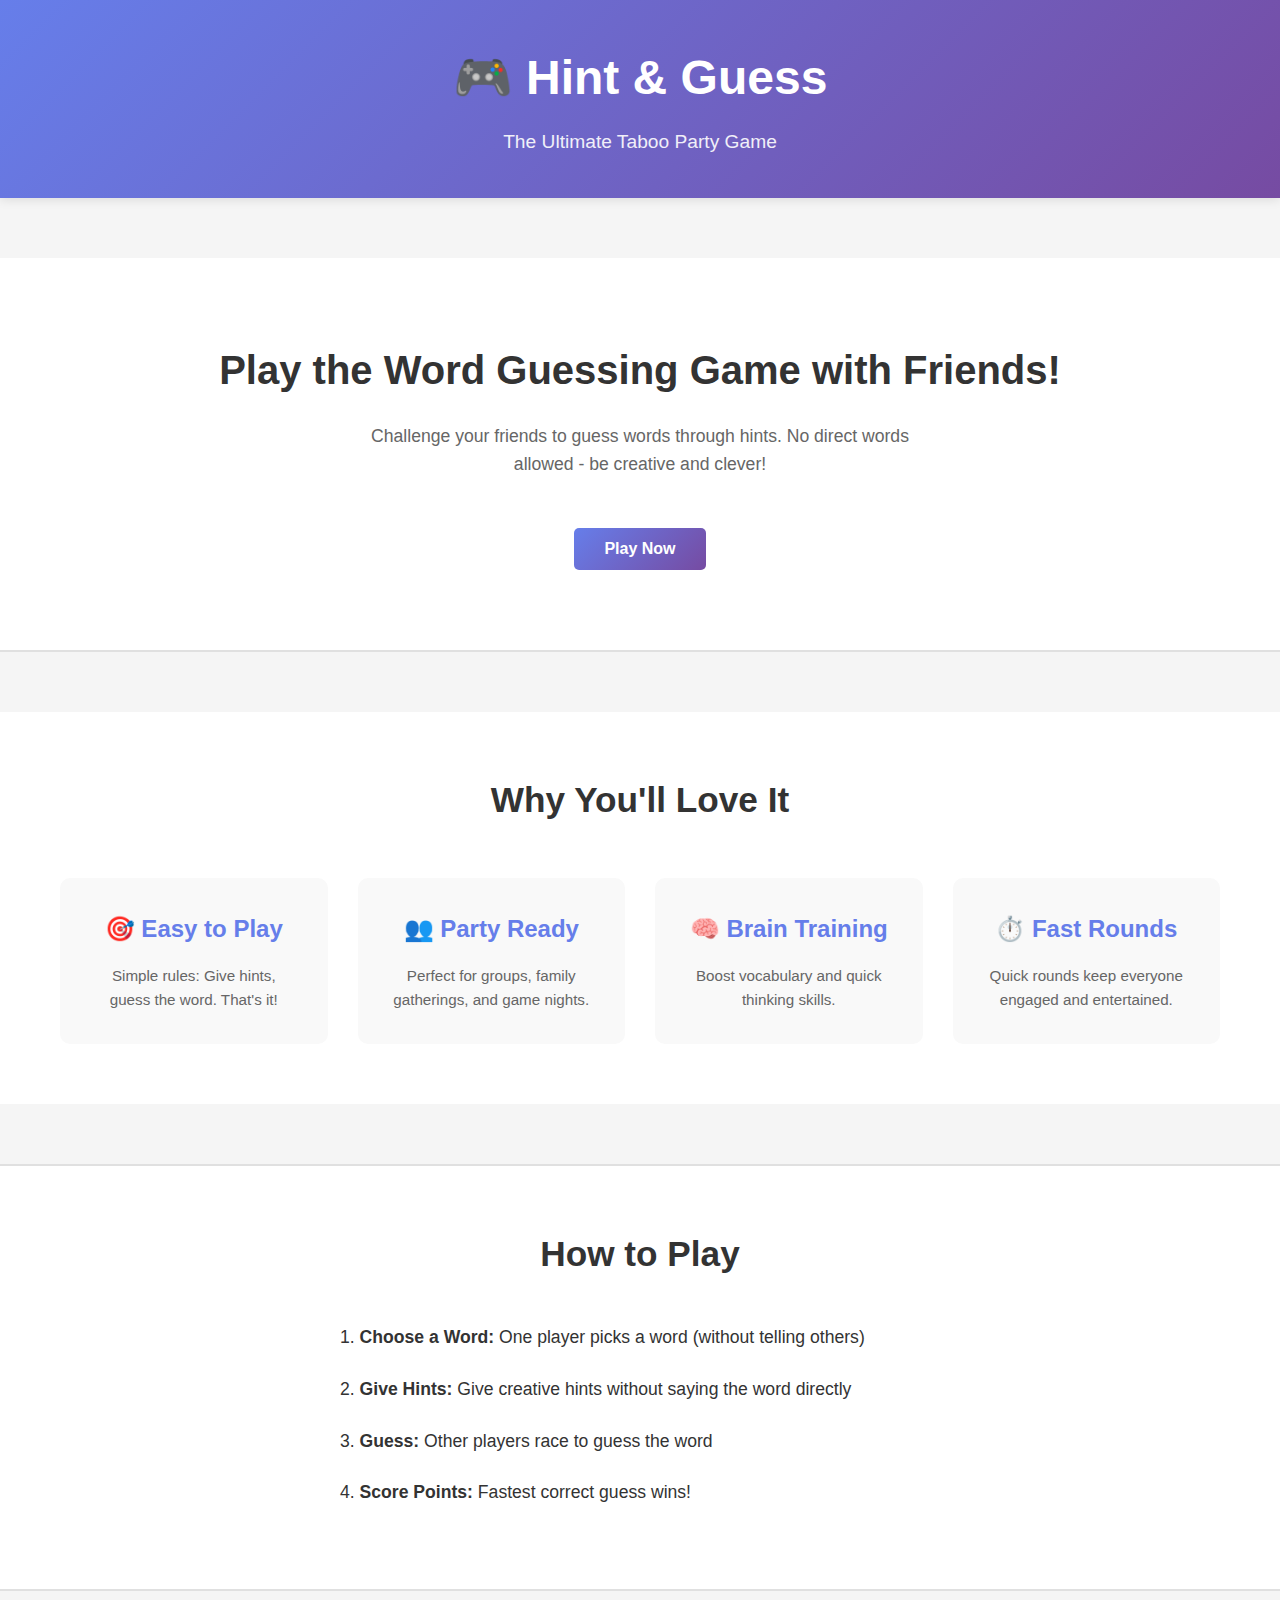
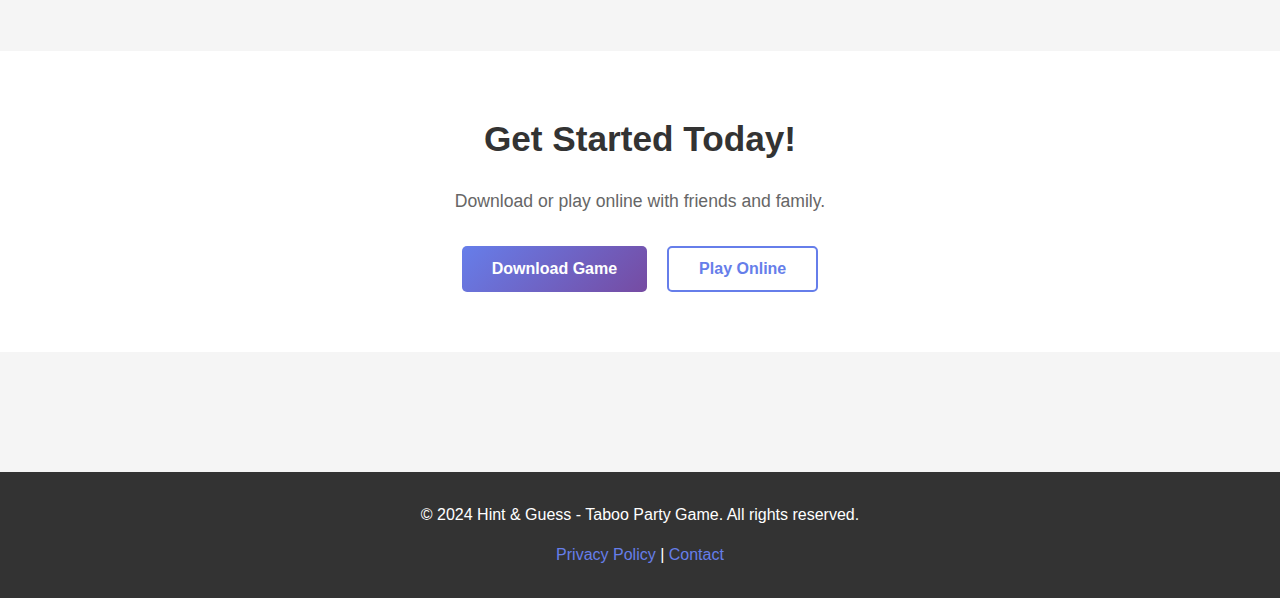
<file: index.html>
<!DOCTYPE html>
<html lang="en">
<head>
    <meta charset="UTF-8">
    <meta name="viewport" content="width=device-width, initial-scale=1.0">
    <title>Hint & Guess - Taboo Party Game</title>
    <link rel="stylesheet" href="styles.css">
</head>
<body>
    <header>
        <div class="container">
            <h1>🎮 Hint & Guess</h1>
            <p class="tagline">The Ultimate Taboo Party Game</p>
        </div>
    </header>

    <main>
        <section class="hero">
            <div class="container">
                <h2>Play the Word Guessing Game with Friends!</h2>
                <p>Challenge your friends to guess words through hints. No direct words allowed - be creative and clever!</p>
                <button class="cta-button">Play Now</button>
            </div>
        </section>

        <section class="features">
            <div class="container">
                <h2>Why You'll Love It</h2>
                <div class="feature-grid">
                    <div class="feature-card">
                        <h3>🎯 Easy to Play</h3>
                        <p>Simple rules: Give hints, guess the word. That's it!</p>
                    </div>
                    <div class="feature-card">
                        <h3>👥 Party Ready</h3>
                        <p>Perfect for groups, family gatherings, and game nights.</p>
                    </div>
                    <div class="feature-card">
                        <h3>🧠 Brain Training</h3>
                        <p>Boost vocabulary and quick thinking skills.</p>
                    </div>
                    <div class="feature-card">
                        <h3>⏱️ Fast Rounds</h3>
                        <p>Quick rounds keep everyone engaged and entertained.</p>
                    </div>
                </div>
            </div>
        </section>

        <section class="how-to-play">
            <div class="container">
                <h2>How to Play</h2>
                <ol>
                    <li><strong>Choose a Word:</strong> One player picks a word (without telling others)</li>
                    <li><strong>Give Hints:</strong> Give creative hints without saying the word directly</li>
                    <li><strong>Guess:</strong> Other players race to guess the word</li>
                    <li><strong>Score Points:</strong> Fastest correct guess wins!</li>
                </ol>
            </div>
        </section>

        <section class="footer-content">
            <div class="container">
                <h2>Get Started Today!</h2>
                <p>Download or play online with friends and family.</p>
                <div class="button-group">
                    <button class="btn btn-primary">Download Game</button>
                    <button class="btn btn-secondary">Play Online</button>
                </div>
            </div>
        </section>
    </main>

    <footer>
        <div class="container">
            <p>&copy; 2024 Hint & Guess - Taboo Party Game. All rights reserved.</p>
            <nav>
                <a href="privacy-policy.html">Privacy Policy</a> | 
                <a href="#">Contact</a>
            </nav>
        </div>
    </footer>
</body>
</html>
</file>
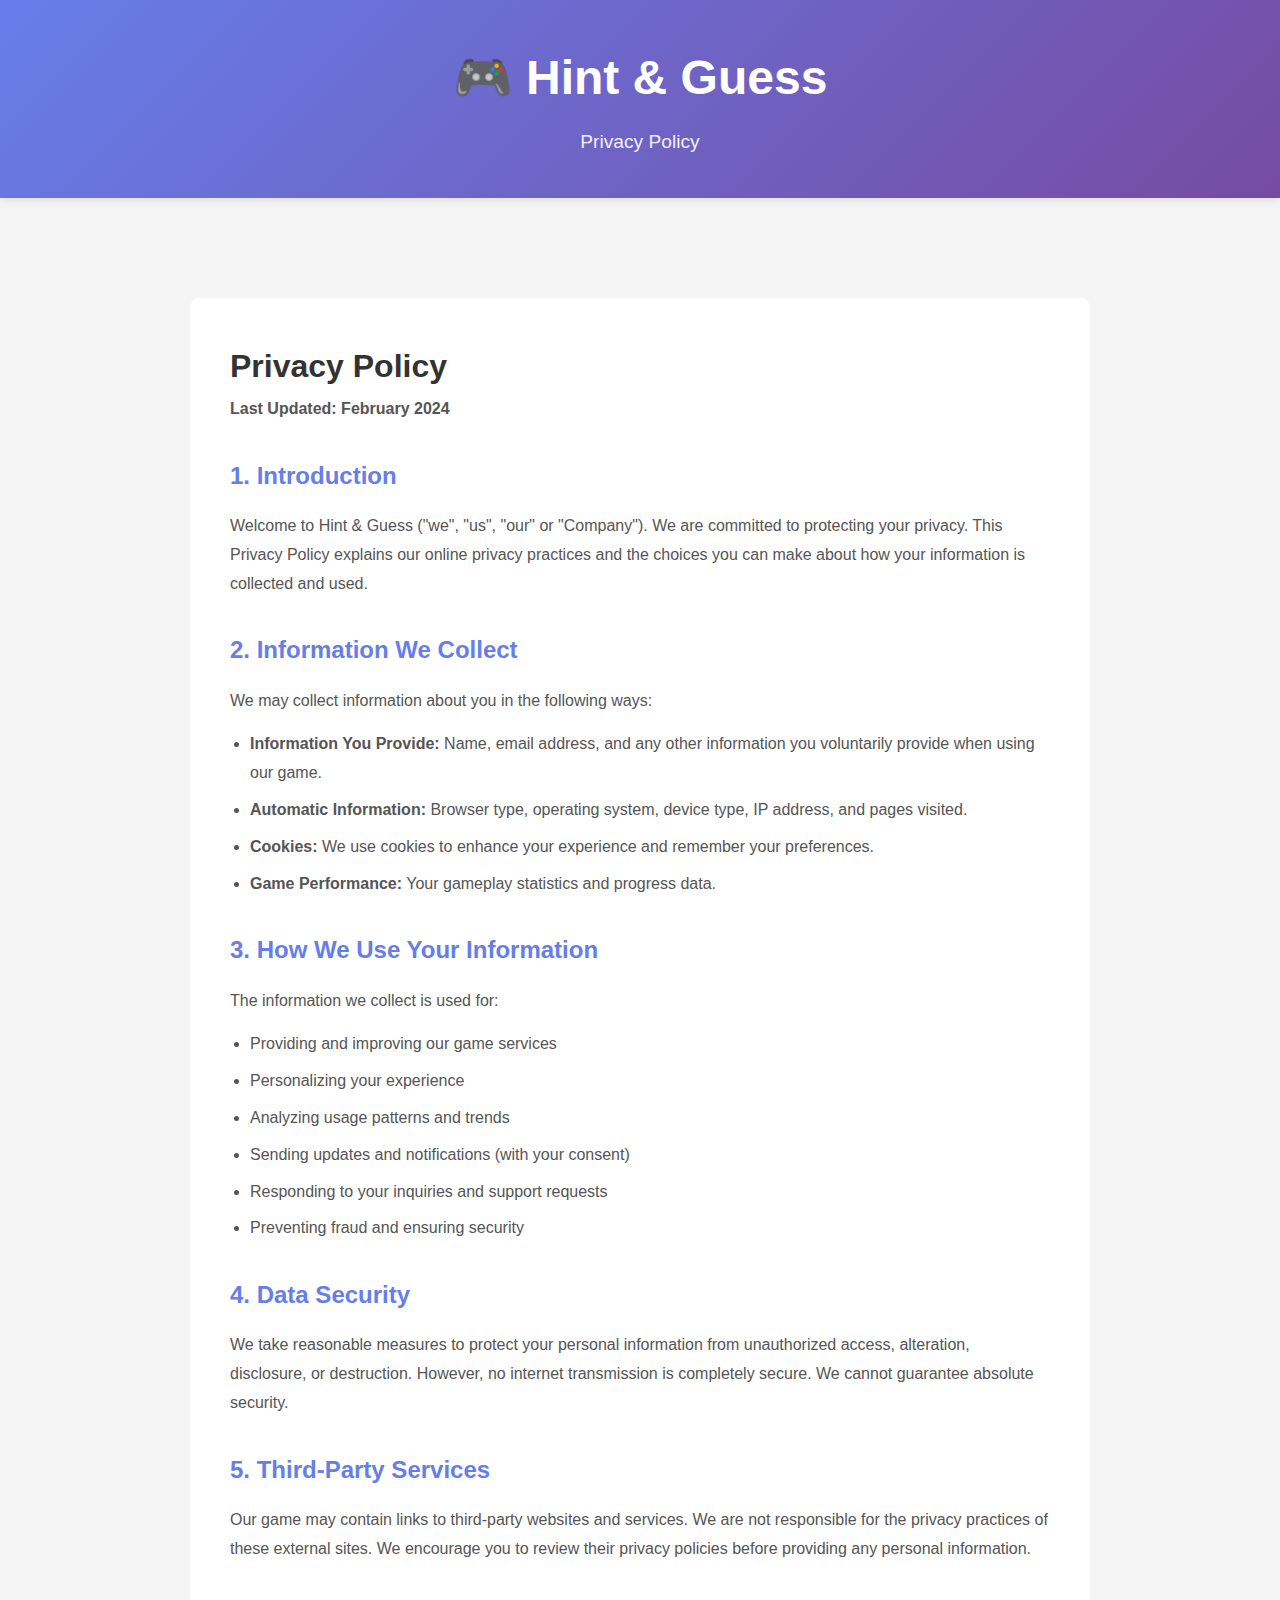
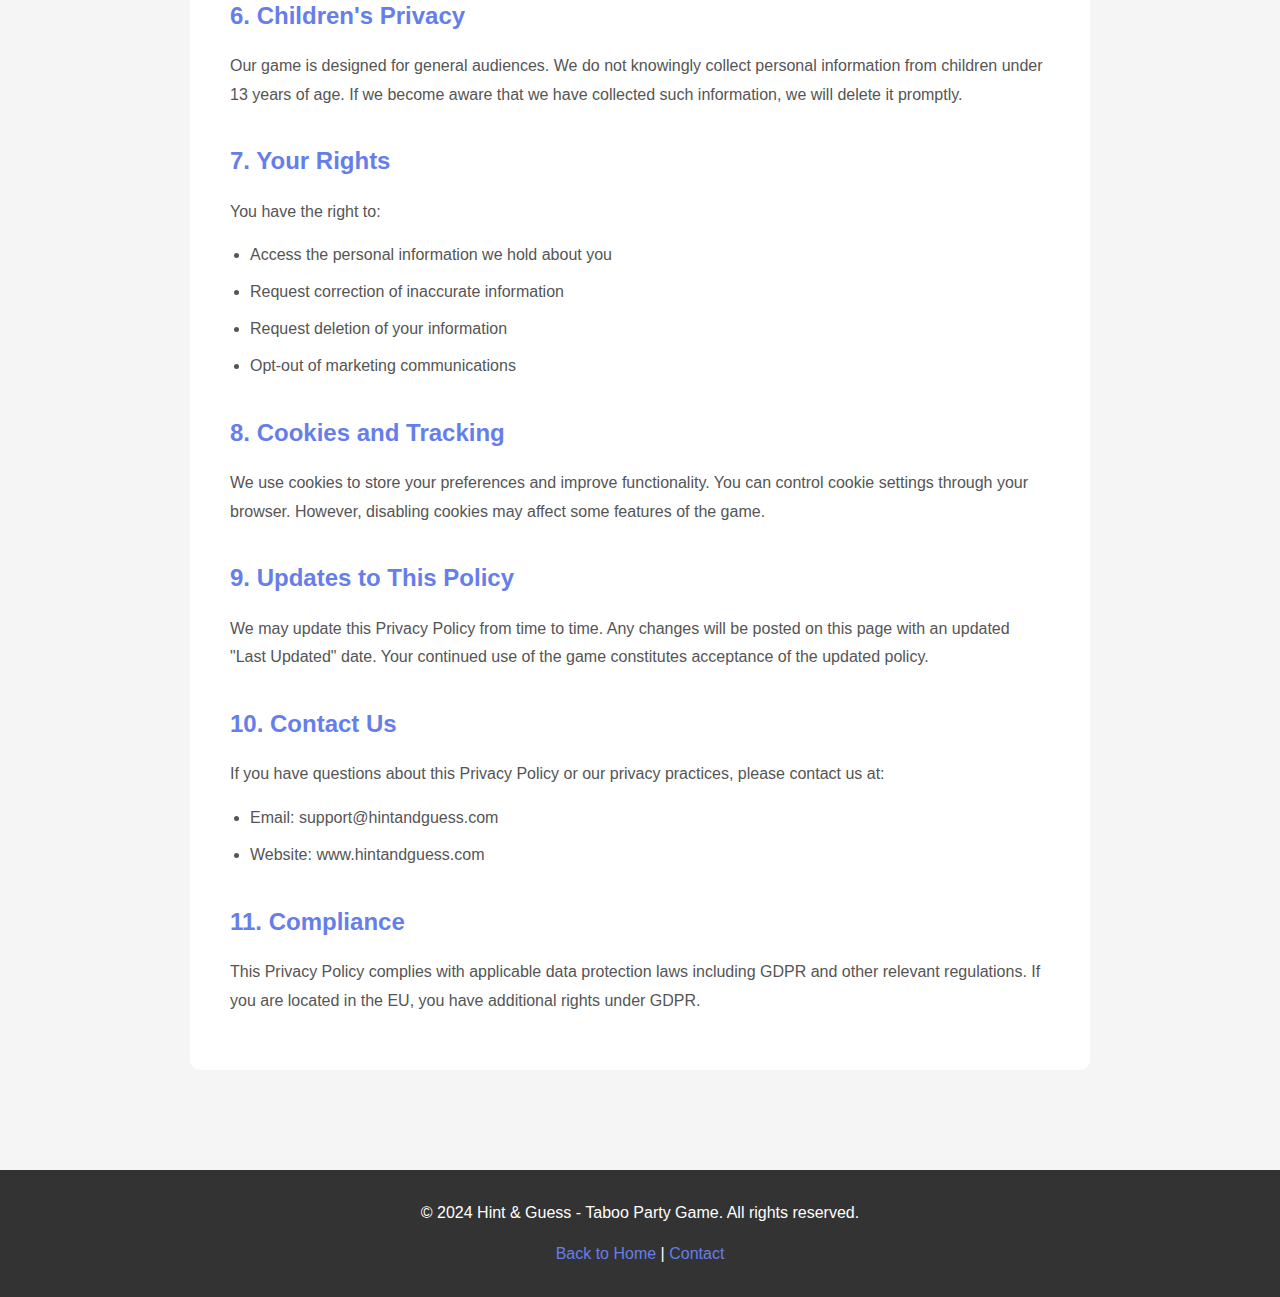
<file: privacy-policy.html>
<!DOCTYPE html>
<html lang="en">
<head>
    <meta charset="UTF-8">
    <meta name="viewport" content="width=device-width, initial-scale=1.0">
    <title>Privacy Policy - Hint & Guess</title>
    <link rel="stylesheet" href="styles.css">
    <style>
        .privacy-policy {
            max-width: 900px;
            margin: 40px auto;
            padding: 40px;
            background: white;
            border-radius: 10px;
            line-height: 1.8;
        }
        .privacy-policy h2 {
            color: #667eea;
            margin-top: 30px;
            margin-bottom: 15px;
            font-size: 1.5em;
        }
        .privacy-policy p {
            margin-bottom: 15px;
            color: #555;
        }
        .privacy-policy ul {
            margin-left: 20px;
            margin-bottom: 15px;
        }
        .privacy-policy li {
            margin-bottom: 8px;
            color: #555;
        }
    </style>
</head>
<body>
    <header>
        <div class="container">
            <h1>🎮 Hint & Guess</h1>
            <p class="tagline">Privacy Policy</p>
        </div>
    </header>

    <main>
        <div class="container">
            <div class="privacy-policy">
                <h1>Privacy Policy</h1>
                <p><strong>Last Updated: February 2024</strong></p>

                <h2>1. Introduction</h2>
                <p>
                    Welcome to Hint & Guess ("we", "us", "our" or "Company"). We are committed to protecting your privacy. This Privacy Policy explains our online privacy practices and the choices you can make about how your information is collected and used.
                </p>

                <h2>2. Information We Collect</h2>
                <p>We may collect information about you in the following ways:</p>
                <ul>
                    <li><strong>Information You Provide:</strong> Name, email address, and any other information you voluntarily provide when using our game.</li>
                    <li><strong>Automatic Information:</strong> Browser type, operating system, device type, IP address, and pages visited.</li>
                    <li><strong>Cookies:</strong> We use cookies to enhance your experience and remember your preferences.</li>
                    <li><strong>Game Performance:</strong> Your gameplay statistics and progress data.</li>
                </ul>

                <h2>3. How We Use Your Information</h2>
                <p>The information we collect is used for:</p>
                <ul>
                    <li>Providing and improving our game services</li>
                    <li>Personalizing your experience</li>
                    <li>Analyzing usage patterns and trends</li>
                    <li>Sending updates and notifications (with your consent)</li>
                    <li>Responding to your inquiries and support requests</li>
                    <li>Preventing fraud and ensuring security</li>
                </ul>

                <h2>4. Data Security</h2>
                <p>
                    We take reasonable measures to protect your personal information from unauthorized access, alteration, disclosure, or destruction. However, no internet transmission is completely secure. We cannot guarantee absolute security.
                </p>

                <h2>5. Third-Party Services</h2>
                <p>
                    Our game may contain links to third-party websites and services. We are not responsible for the privacy practices of these external sites. We encourage you to review their privacy policies before providing any personal information.
                </p>

                <h2>6. Children's Privacy</h2>
                <p>
                    Our game is designed for general audiences. We do not knowingly collect personal information from children under 13 years of age. If we become aware that we have collected such information, we will delete it promptly.
                </p>

                <h2>7. Your Rights</h2>
                <p>You have the right to:</p>
                <ul>
                    <li>Access the personal information we hold about you</li>
                    <li>Request correction of inaccurate information</li>
                    <li>Request deletion of your information</li>
                    <li>Opt-out of marketing communications</li>
                </ul>

                <h2>8. Cookies and Tracking</h2>
                <p>
                    We use cookies to store your preferences and improve functionality. You can control cookie settings through your browser. However, disabling cookies may affect some features of the game.
                </p>

                <h2>9. Updates to This Policy</h2>
                <p>
                    We may update this Privacy Policy from time to time. Any changes will be posted on this page with an updated "Last Updated" date. Your continued use of the game constitutes acceptance of the updated policy.
                </p>

                <h2>10. Contact Us</h2>
                <p>
                    If you have questions about this Privacy Policy or our privacy practices, please contact us at:
                </p>
                <ul>
                    <li>Email: support@hintandguess.com</li>
                    <li>Website: www.hintandguess.com</li>
                </ul>

                <h2>11. Compliance</h2>
                <p>
                    This Privacy Policy complies with applicable data protection laws including GDPR and other relevant regulations. If you are located in the EU, you have additional rights under GDPR.
                </p>
            </div>
        </div>
    </main>

    <footer>
        <div class="container">
            <p>&copy; 2024 Hint & Guess - Taboo Party Game. All rights reserved.</p>
            <nav>
                <a href="index.html">Back to Home</a> | 
                <a href="#">Contact</a>
            </nav>
        </div>
    </footer>
</body>
</html>
</file>
<file: styles.css>
* {
    margin: 0;
    padding: 0;
    box-sizing: border-box;
}

body {
    font-family: 'Segoe UI', Tahoma, Geneva, Verdana, sans-serif;
    line-height: 1.6;
    color: #333;
    background-color: #f5f5f5;
}

.container {
    max-width: 1200px;
    margin: 0 auto;
    padding: 0 20px;
}

/* Header Styles */
header {
    background: linear-gradient(135deg, #667eea 0%, #764ba2 100%);
    color: white;
    padding: 40px 0;
    text-align: center;
    box-shadow: 0 2px 10px rgba(0, 0, 0, 0.1);
}

header h1 {
    font-size: 3em;
    margin-bottom: 10px;
    font-weight: 700;
}

.tagline {
    font-size: 1.2em;
    opacity: 0.9;
    font-weight: 300;
}

/* Main Content */
main {
    padding: 60px 0;
}

/* Hero Section */
.hero {
    background: white;
    padding: 80px 0;
    text-align: center;
    border-bottom: 2px solid #e0e0e0;
    margin-bottom: 60px;
}

.hero h2 {
    font-size: 2.5em;
    color: #333;
    margin-bottom: 20px;
}

.hero p {
    font-size: 1.1em;
    color: #666;
    margin-bottom: 30px;
    max-width: 600px;
    margin-left: auto;
    margin-right: auto;
}

/* CTA Button */
.cta-button,
.btn {
    padding: 12px 30px;
    font-size: 1em;
    border: none;
    border-radius: 5px;
    cursor: pointer;
    transition: all 0.3s ease;
    font-weight: 600;
}

.cta-button {
    background: linear-gradient(135deg, #667eea 0%, #764ba2 100%);
    color: white;
    margin-top: 20px;
}

.cta-button:hover {
    transform: translateY(-2px);
    box-shadow: 0 5px 20px rgba(102, 126, 234, 0.4);
}

/* Features Section */
.features {
    background: white;
    padding: 60px 0;
    margin-bottom: 60px;
}

.features h2 {
    text-align: center;
    font-size: 2.2em;
    color: #333;
    margin-bottom: 50px;
}

.feature-grid {
    display: grid;
    grid-template-columns: repeat(auto-fit, minmax(250px, 1fr));
    gap: 30px;
}

.feature-card {
    background: #f9f9f9;
    padding: 30px;
    border-radius: 10px;
    text-align: center;
    transition: all 0.3s ease;
    border: 2px solid transparent;
}

.feature-card:hover {
    border-color: #667eea;
    transform: translateY(-5px);
    box-shadow: 0 5px 20px rgba(0, 0, 0, 0.1);
}

.feature-card h3 {
    font-size: 1.5em;
    color: #667eea;
    margin-bottom: 15px;
}

.feature-card p {
    color: #666;
    font-size: 0.95em;
}

/* How to Play Section */
.how-to-play {
    background: white;
    padding: 60px 0;
    border-top: 2px solid #e0e0e0;
    border-bottom: 2px solid #e0e0e0;
    margin-bottom: 60px;
}

.how-to-play h2 {
    text-align: center;
    font-size: 2.2em;
    color: #333;
    margin-bottom: 40px;
}

.how-to-play ol {
    list-style-position: inside;
    max-width: 600px;
    margin: 0 auto;
}

.how-to-play li {
    font-size: 1.1em;
    color: #333;
    margin-bottom: 20px;
    line-height: 1.8;
}

/* Footer Content Section */
.footer-content {
    background: white;
    padding: 60px 0;
    text-align: center;
    margin-bottom: 60px;
}

.footer-content h2 {
    font-size: 2.2em;
    color: #333;
    margin-bottom: 20px;
}

.footer-content p {
    font-size: 1.1em;
    color: #666;
    margin-bottom: 30px;
}

.button-group {
    display: flex;
    gap: 20px;
    justify-content: center;
    flex-wrap: wrap;
}

.btn-primary {
    background: linear-gradient(135deg, #667eea 0%, #764ba2 100%);
    color: white;
}

.btn-primary:hover {
    transform: translateY(-2px);
    box-shadow: 0 5px 20px rgba(102, 126, 234, 0.4);
}

.btn-secondary {
    background: white;
    color: #667eea;
    border: 2px solid #667eea;
}

.btn-secondary:hover {
    background: #667eea;
    color: white;
}

/* Footer Styles */
footer {
    background: #333;
    color: white;
    padding: 30px 0;
    text-align: center;
}

footer a {
    color: #667eea;
    text-decoration: none;
    transition: color 0.3s ease;
}

footer a:hover {
    color: #764ba2;
    text-decoration: underline;
}

footer nav {
    margin-top: 15px;
}

/* Responsive Design */
@media (max-width: 768px) {
    header h1 {
        font-size: 2em;
    }

    .hero h2 {
        font-size: 1.8em;
    }

    .hero p {
        font-size: 1em;
    }

    .features h2,
    .how-to-play h2,
    .footer-content h2 {
        font-size: 1.8em;
    }

    .feature-grid {
        grid-template-columns: 1fr;
    }

    .button-group {
        flex-direction: column;
    }

    .btn {
        width: 100%;
    }
}
</file>
